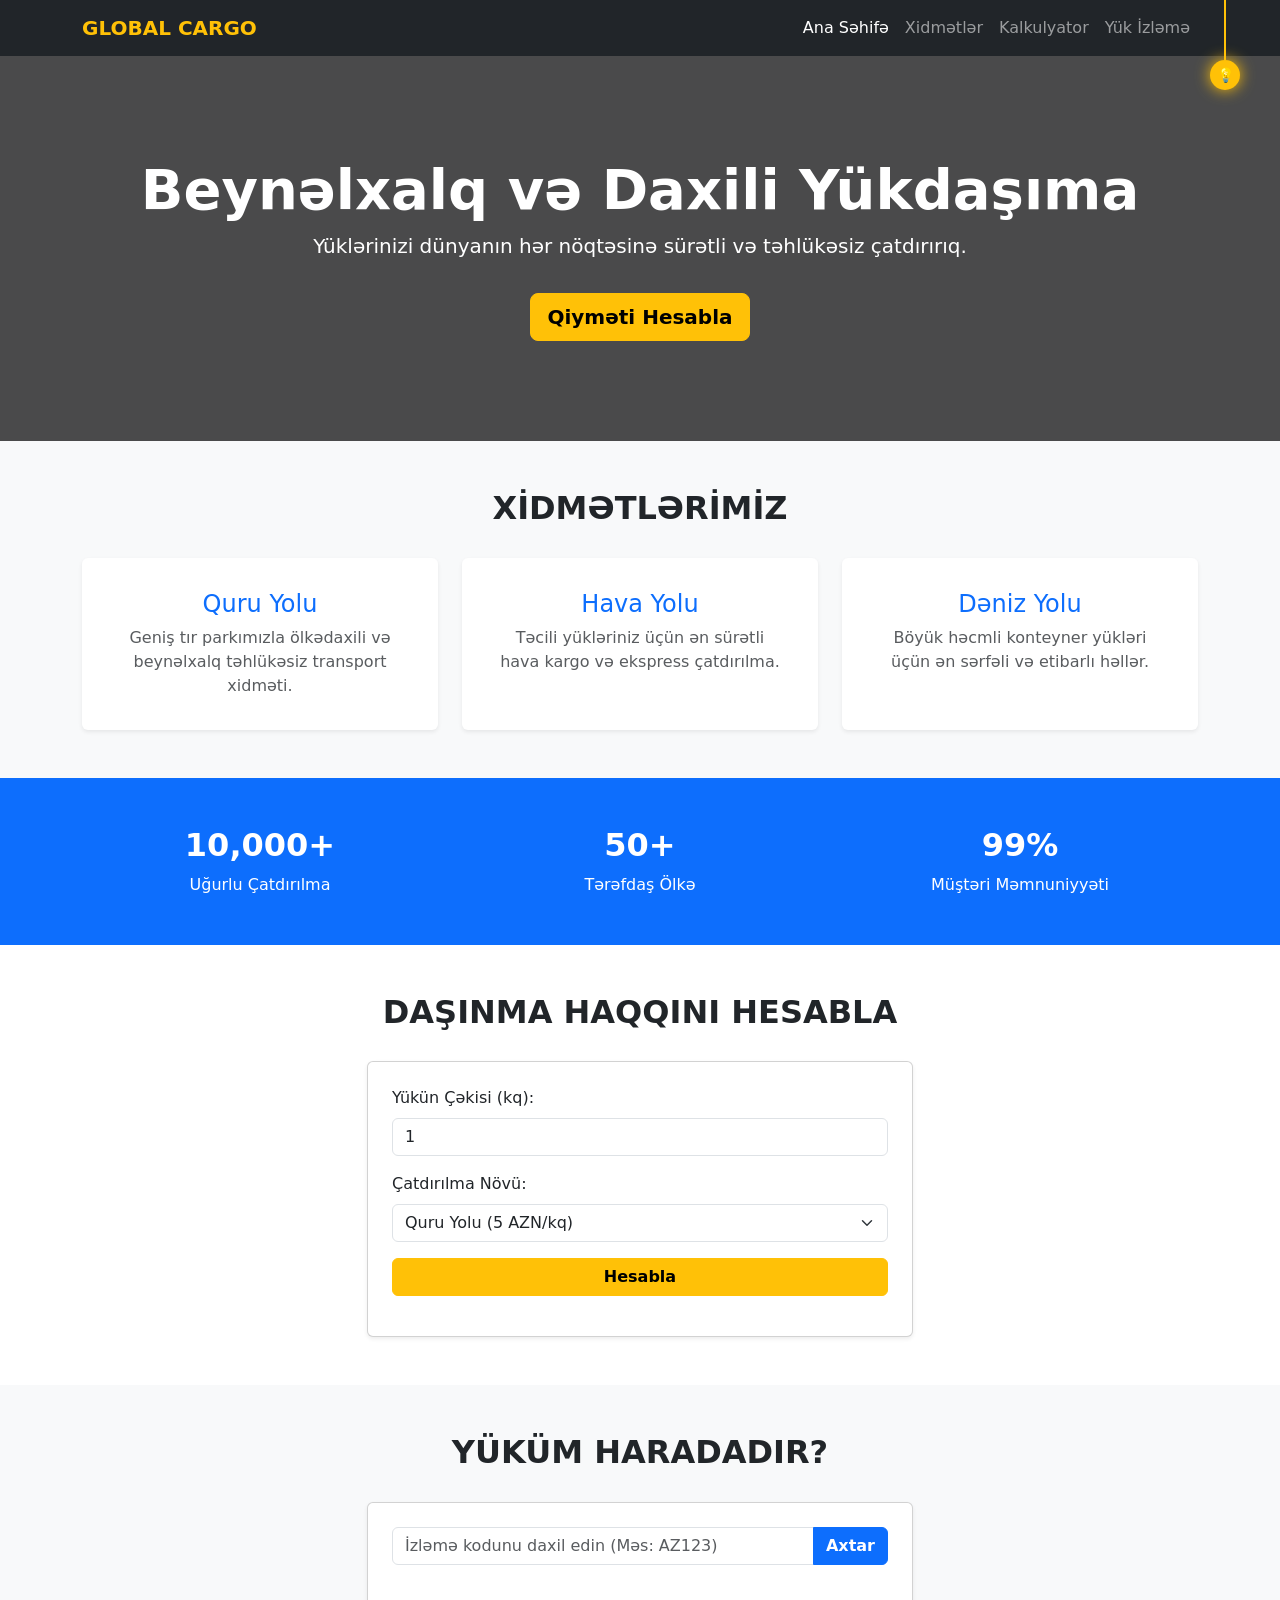
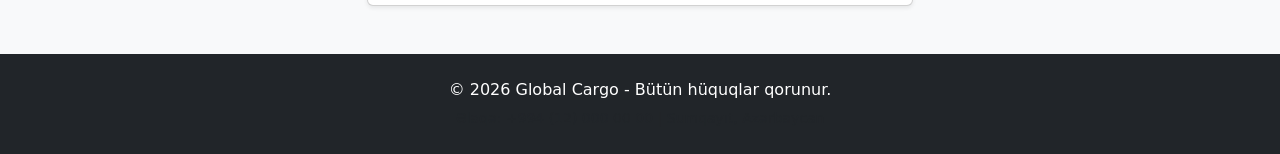
<file: index.html>
<!DOCTYPE html>
<html lang="az">
<head>
    <meta charset="UTF-8">
    <meta name="viewport" content="width=device-width, initial-scale=1.0">
    <title>Global Cargo - Logistika və Yükdaşıma</title>
    <!-- Bootstrap 5 CSS -->
    <link href="https://cdn.jsdelivr.net/npm/bootstrap@5.3.0/dist/css/bootstrap.min.css" rel="stylesheet">
    <!-- Xarici CSS Faylı -->
    <link rel="stylesheet" href="style.css">
</head>
<body class="bg-light">

    <!-- Tünd Rejim üçün Dartılan Lampa İpı -->
    <div class="lamp-container" onclick="toggleDarkMode()" title="Tünd rejimi aktiv etmək üçün ipi dartın!">
        <div class="lamp-string"></div>
        <div class="lamp-bulb" id="lampIcon">💡</div>
    </div>

    <!-- Naviqasiya Menyusu -->
    <nav class="navbar navbar-expand-lg navbar-dark bg-dark sticky-top">
        <div class="container">
            <a class="navbar-brand fw-bold text-warning" href="#home">GLOBAL CARGO</a>
            <button class="navbar-toggler" type="button" data-bs-toggle="collapse" data-bs-target="#navbarNav">
                <span class="navbar-toggler-icon"></span>
            </button>
            <div class="collapse navbar-collapse" id="navbarNav">
                <ul class="navbar-nav ms-auto">
                    <li class="nav-item"><a class="nav-link active" href="#home">Ana Səhifə</a></li>
                    <li class="nav-item"><a class="nav-link" href="#services">Xidmətlər</a></li>
                    <li class="nav-item"><a class="nav-link" href="#calculator">Kalkulyator</a></li>
                    <li class="nav-item"><a class="nav-link" href="#tracking">Yük İzləmə</a></li>
                </ul>
            </div>
        </div>
    </nav>

    <!-- Ana Səhifə (Hero) -->
    <section id="home" class="hero text-center">
        <div class="container">
            <h1 class="display-4 fw-bold">Beynəlxalq və Daxili Yükdaşıma</h1>
            <p class="lead">Yüklərinizi dünyanın hər nöqtəsinə sürətli və təhlükəsiz çatdırırıq.</p>
            <a href="#calculator" class="btn btn-warning btn-lg mt-3 fw-bold">Qiyməti Hesabla</a>
        </div>
    </section>

    <!-- Xidmətlər -->
    <section id="services" class="py-5">
        <div class="container">
            <h2 class="text-center section-title">Xidmətlərimiz</h2>
            <div class="row g-4">
                <div class="col-md-4">
                    <div class="card h-100 text-center p-3 shadow-sm border-0">
                        <div class="card-body">
                            <h4 class="card-title text-primary">Quru Yolu</h4>
                            <p class="card-text text-muted">Geniş tır parkımızla ölkədaxili və beynəlxalq təhlükəsiz transport xidməti.</p>
                        </div>
                    </div>
                </div>
                <div class="col-md-4">
                    <div class="card h-100 text-center p-3 shadow-sm border-0">
                        <div class="card-body">
                            <h4 class="card-title text-primary">Hava Yolu</h4>
                            <p class="card-text text-muted">Təcili yükləriniz üçün ən sürətli hava kargo və ekspress çatdırılma.</p>
                        </div>
                    </div>
                </div>
                <div class="col-md-4">
                    <div class="card h-100 text-center p-3 shadow-sm border-0">
                        <div class="card-body">
                            <h4 class="card-title text-primary">Dəniz Yolu</h4>
                            <p class="card-text text-muted">Böyük həcmli konteyner yükləri üçün ən sərfəli və etibarlı həllər.</p>
                        </div>
                    </div>
                </div>
            </div>
        </div>
    </section>

    <!-- Statistik Göstəricilər -->
    <section class="py-5 bg-primary text-white text-center">
        <div class="container">
            <div class="row g-4">
                <div class="col-md-4">
                    <h2 class="fw-bold">10,000+</h2>
                    <p class="mb-0">Uğurlu Çatdırılma</p>
                </div>
                <div class="col-md-4">
                    <h2 class="fw-bold">50+</h2>
                    <p class="mb-0">Tərəfdaş Ölkə</p>
                </div>
                <div class="col-md-4">
                    <h2 class="fw-bold">99%</h2>
                    <p class="mb-0">Müştəri Məmnuniyyəti</p>
                </div>
            </div>
        </div>
    </section>

    <!-- Kalkulyator -->
    <section id="calculator" class="py-5 bg-white">
        <div class="container">
            <h2 class="text-center section-title">Daşınma Haqqını Hesabla</h2>
            <div class="row justify-content-center">
                <div class="col-md-6">
                    <div class="card p-4 shadow-sm">
                        <div class="mb-3">
                            <label class="form-label">Yükün Çəkisi (kq):</label>
                            <input type="number" id="weight" class="form-control" placeholder="Məsələn: 10" value="1">
                        </div>
                        <div class="mb-3">
                            <label class="form-label">Çatdırılma Növü:</label>
                            <select id="type" class="form-select">
                                <option value="5">Quru Yolu (5 AZN/kq)</option>
                                <option value="12">Hava Yolu (12 AZN/kq)</option>
                                <option value="3">Dəniz Yolu (3 AZN/kq)</option>
                            </select>
                        </div>
                        <button onclick="calculatePrice()" class="btn btn-warning w-100 fw-bold">Hesabla</button>
                        <div id="priceResult" class="mt-3 text-center fs-5 fw-bold text-success"></div>
                    </div>
                </div>
            </div>
        </div>
    </section>

    <!-- Yük İzləmə (Tracking) -->
    <section id="tracking" class="py-5 bg-light">
        <div class="container">
            <h2 class="text-center section-title">Yüküm Haradadır?</h2>
            <div class="row justify-content-center">
                <div class="col-md-6">
                    <div class="card p-4 shadow-sm">
                        <div class="input-group mb-3">
                            <input type="text" id="trackCode" class="form-control" placeholder="İzləmə kodunu daxil edin (Məs: AZ123)">
                            <button onclick="trackCargo()" class="btn btn-primary fw-bold">Axtar</button>
                        </div>
                        <div id="trackResult" class="text-center fw-bold"></div>
                    </div>
                </div>
            </div>
        </div>
    </section>

    <!-- Footer -->
    <footer class="bg-dark text-white text-center py-4">
        <div class="container">
            <p class="mb-1">© 2026 Global Cargo - Bütün hüquqlar qorunur.</p>
            <small class="text-muted">Əlaqə: +994 (12) 000 00 00 | Sumqayıt, Azərbaycan</small>
        </div>
    </footer>

    <!-- Bootstrap JS -->
    <script src="https://cdn.jsdelivr.net/npm/bootstrap@5.3.0/dist/js/bootstrap.bundle.min.js"></script>
    <!-- Xarici JS Faylı -->
    <script src="script.js"></script>
</body>
</html>
</file>
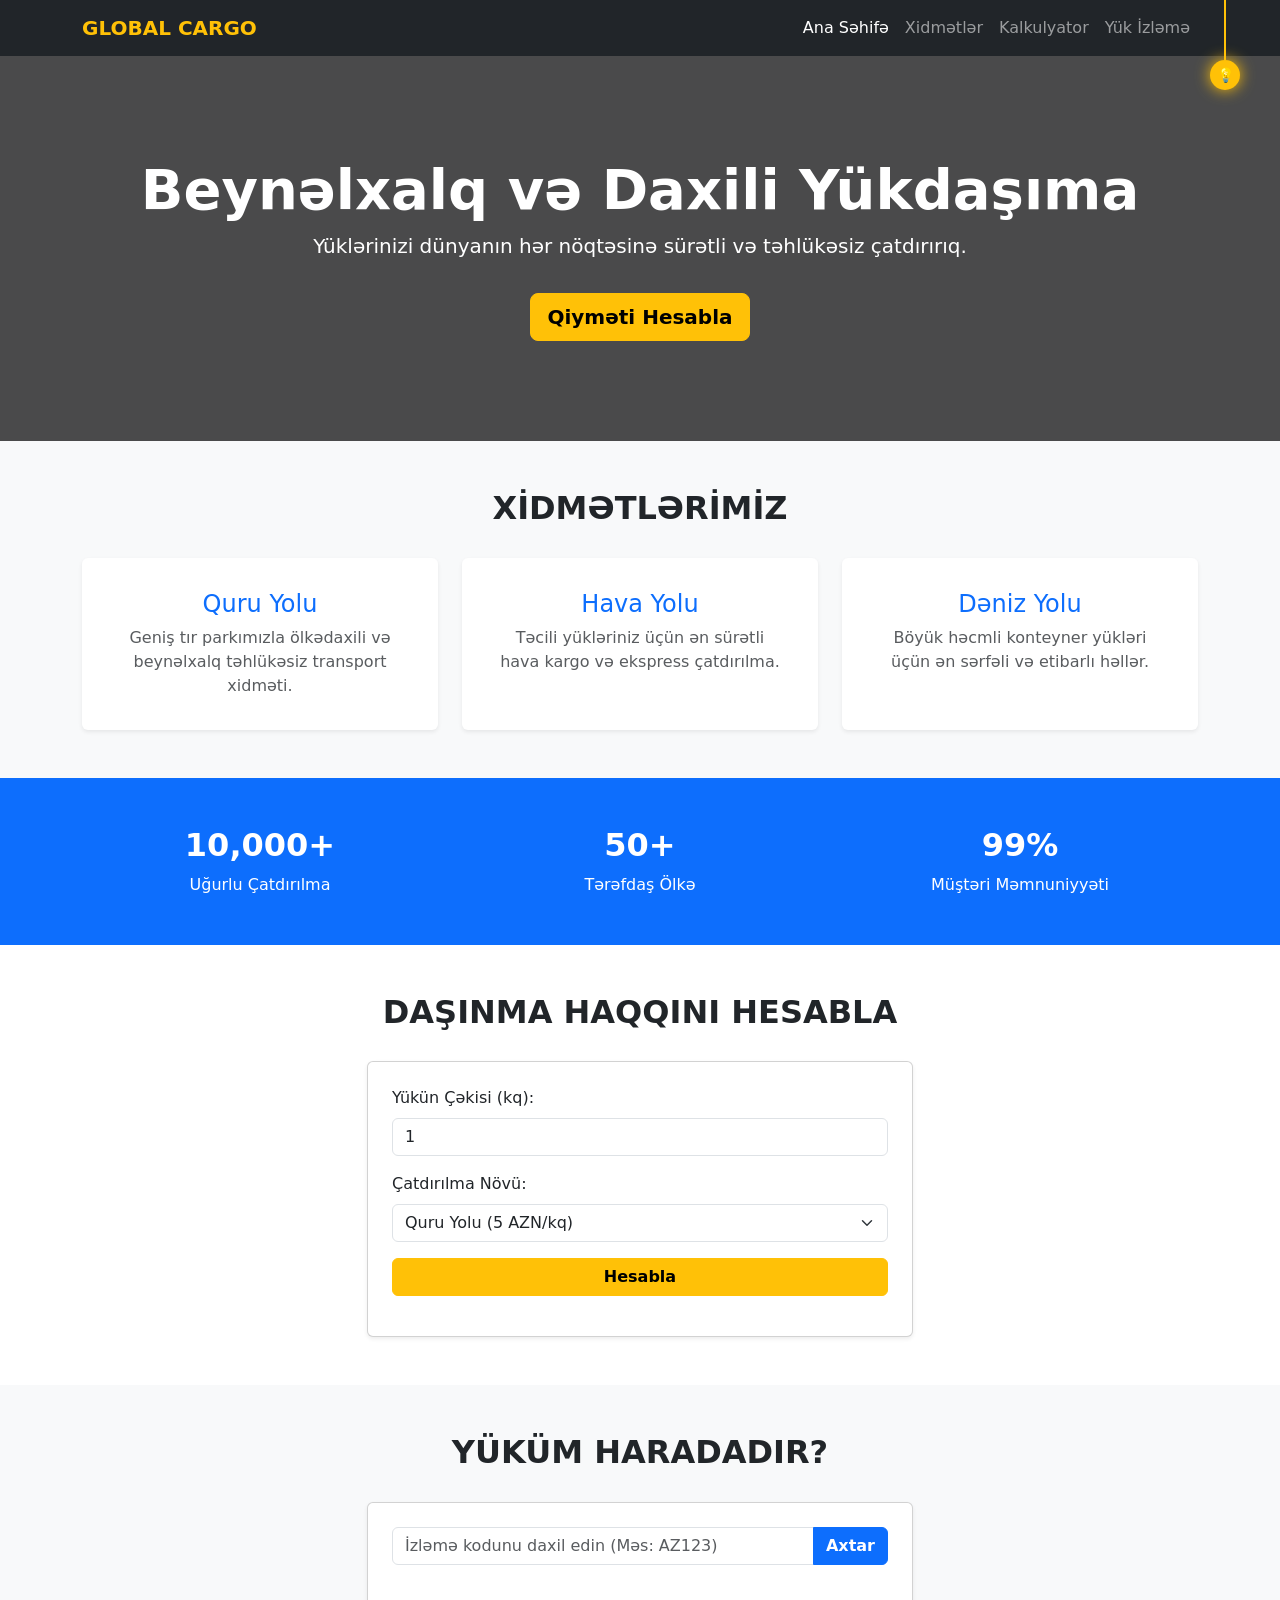
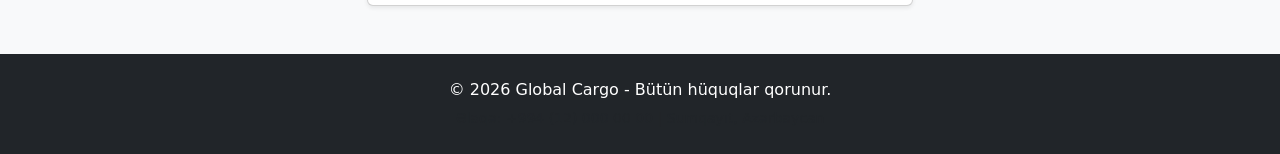
<file: Xindex.html>
<!DOCTYPE html>
<html lang="az">
<head>
    <meta charset="UTF-8">
    <meta name="viewport" content="width=device-width, initial-scale=1.0">
    <title>Global Cargo - Logistika və Yükdaşıma</title>
    <!-- Bootstrap 5 CSS -->
    <link href="https://cdn.jsdelivr.net/npm/bootstrap@5.3.0/dist/css/bootstrap.min.css" rel="stylesheet">
    <style>
        html {
            scroll-behavior: smooth;
        }
        .hero {
            background: linear-gradient(rgba(0,0,0,0.7), rgba(0,0,0,0.7)), url('https://images.unsplash.com/photo-1586528116311-ad8dd3c8310d?auto=format&fit=crop&w=1350&q=80');
            background-size: cover;
            background-position: center;
            color: white;
            padding: 100px 0;
        }
        .section-title {
            font-weight: bold;
            margin-bottom: 30px;
            text-transform: uppercase;
        }

        /* --- LAMPA VƏ TÜND REJİM (DARK MODE) DİZAYNI --- */
        body {
            transition: background-color 0.4s, color 0.4s;
        }
        
        /* Tünd Rejim Stilləri və Şrift Rəngləri */
        body.dark-mode {
            background-color: #121212 !important;
            color: #ffffff !important;
        }
        body.dark-mode .bg-light,
        body.dark-mode .bg-white {
            background-color: #1e1e1e !important;
            color: #ffffff !important;
        }
        body.dark-mode .card {
            background-color: #2a2a2a !important;
            color: #ffffff !important;
            border-color: #333 !important;
        }
        /* Tünd rejimdə tünd göy və ya boz qalan bütün mətnləri AĞ edirik */
        body.dark-mode .text-muted,
        body.dark-mode .card-title,
        body.dark-mode .card-text,
        body.dark-mode .section-title,
        body.dark-mode .form-label,
        body.dark-mode label {
            color: #ffffff !important;
        }
        body.dark-mode .form-control,
        body.dark-mode .form-select {
            background-color: #333 !important;
            color: #ffffff !important;
            border-color: #555 !important;
        }
        body.dark-mode .form-control::placeholder {
            color: #bbb !important;
        }

        /* Lampa İpı Ərazi Düyməsi */
        .lamp-container {
            position: fixed;
            top: 0;
            right: 40px;
            z-index: 9999;
            cursor: pointer;
            user-select: none;
        }
        .lamp-string {
            width: 2px;
            height: 60px;
            background-color: #ffc107;
            margin: 0 auto;
            transition: height 0.15s ease-in-out;
        }
        .lamp-bulb {
            width: 30px;
            height: 30px;
            background-color: #ffc107;
            border-radius: 50%;
            box-shadow: 0 0 15px #ffc107;
            display: flex;
            align-items: center;
            justify-content: center;
            font-size: 14px;
            transition: transform 0.15s ease-in-out, background-color 0.3s, box-shadow 0.3s;
        }
        /* İpi dartdıqda hərəkət animasiyası */
        .lamp-container:active .lamp-string {
            height: 80px;
        }
        .lamp-container:active .lamp-bulb {
            transform: translateY(20px);
        }
        /* Sönülü Lampa */
        body.dark-mode .lamp-bulb {
            background-color: #555;
            box-shadow: none;
        }
        body.dark-mode .lamp-string {
            background-color: #777;
        }
    </style>
</head>
<body class="bg-light">

    <!-- Tünd Rejim üçün Dartılan Lampa İpı -->
    <div class="lamp-container" onclick="toggleDarkMode()" title="Tünd rejimi aktiv etmək üçün ipi dartın!">
        <div class="lamp-string"></div>
        <div class="lamp-bulb" id="lampIcon">💡</div>
    </div>

    <!-- Naviqasiya Menyusu -->
    <nav class="navbar navbar-expand-lg navbar-dark bg-dark sticky-top">
        <div class="container">
            <a class="navbar-brand fw-bold text-warning" href="#home">GLOBAL CARGO</a>
            <button class="navbar-toggler" type="button" data-bs-toggle="collapse" data-bs-target="#navbarNav">
                <span class="navbar-toggler-icon"></span>
            </button>
            <div class="collapse navbar-collapse" id="navbarNav">
                <ul class="navbar-nav ms-auto">
                    <li class="nav-item"><a class="nav-link active" href="#home">Ana Səhifə</a></li>
                    <li class="nav-item"><a class="nav-link" href="#services">Xidmətlər</a></li>
                    <li class="nav-item"><a class="nav-link" href="#calculator">Kalkulyator</a></li>
                    <li class="nav-item"><a class="nav-link" href="#tracking">Yük İzləmə</a></li>
                </ul>
            </div>
        </div>
    </nav>

    <!-- Ana Səhifə (Hero) -->
    <section id="home" class="hero text-center">
        <div class="container">
            <h1 class="display-4 fw-bold">Beynəlxalq və Daxili Yükdaşıma</h1>
            <p class="lead">Yüklərinizi dünyanın hər nöqtəsinə sürətli və təhlükəsiz çatdırırıq.</p>
            <a href="#calculator" class="btn btn-warning btn-lg mt-3 fw-bold">Qiyməti Hesabla</a>
        </div>
    </section>

    <!-- Xidmətlər -->
    <section id="services" class="py-5">
        <div class="container">
            <h2 class="text-center section-title">Xidmətlərimiz</h2>
            <div class="row g-4">
                <div class="col-md-4">
                    <div class="card h-100 text-center p-3 shadow-sm border-0">
                        <div class="card-body">
                            <h4 class="card-title text-primary">Quru Yolu</h4>
                            <p class="card-text text-muted">Geniş tır parkımızla ölkədaxili və beynəlxalq təhlükəsiz transport xidməti.</p>
                        </div>
                    </div>
                </div>
                <div class="col-md-4">
                    <div class="card h-100 text-center p-3 shadow-sm border-0">
                        <div class="card-body">
                            <h4 class="card-title text-primary">Hava Yolu</h4>
                            <p class="card-text text-muted">Təcili yükləriniz üçün ən sürətli hava kargo və ekspress çatdırılma.</p>
                        </div>
                    </div>
                </div>
                <div class="col-md-4">
                    <div class="card h-100 text-center p-3 shadow-sm border-0">
                        <div class="card-body">
                            <h4 class="card-title text-primary">Dəniz Yolu</h4>
                            <p class="card-text text-muted">Böyük həcmli konteyner yükləri üçün ən sərfəli və etibarlı həllər.</p>
                        </div>
                    </div>
                </div>
            </div>
        </div>
    </section>

    <!-- Statistik Göstəricilər -->
    <section class="py-5 bg-primary text-white text-center">
        <div class="container">
            <div class="row g-4">
                <div class="col-md-4">
                    <h2 class="fw-bold">10,000+</h2>
                    <p class="mb-0">Uğurlu Çatdırılma</p>
                </div>
                <div class="col-md-4">
                    <h2 class="fw-bold">50+</h2>
                    <p class="mb-0">Tərəfdaş Ölkə</p>
                </div>
                <div class="col-md-4">
                    <h2 class="fw-bold">99%</h2>
                    <p class="mb-0">Müştəri Məmnuniyyəti</p>
                </div>
            </div>
        </div>
    </section>

    <!-- Kalkulyator -->
    <section id="calculator" class="py-5 bg-white">
        <div class="container">
            <h2 class="text-center section-title">Daşınma Haqqını Hesabla</h2>
            <div class="row justify-content-center">
                <div class="col-md-6">
                    <div class="card p-4 shadow-sm">
                        <div class="mb-3">
                            <label class="form-label">Yükün Çəkisi (kq):</label>
                            <input type="number" id="weight" class="form-control" placeholder="Məsələn: 10" value="1">
                        </div>
                        <div class="mb-3">
                            <label class="form-label">Çatdırılma Növü:</label>
                            <select id="type" class="form-select">
                                <option value="5">Quru Yolu (5 AZN/kq)</option>
                                <option value="12">Hava Yolu (12 AZN/kq)</option>
                                <option value="3">Dəniz Yolu (3 AZN/kq)</option>
                            </select>
                        </div>
                        <button onclick="calculatePrice()" class="btn btn-warning w-100 fw-bold">Hesabla</button>
                        <div id="priceResult" class="mt-3 text-center fs-5 fw-bold text-success"></div>
                    </div>
                </div>
            </div>
        </div>
    </section>

    <!-- Yük İzləmə (Tracking) -->
    <section id="tracking" class="py-5 bg-light">
        <div class="container">
            <h2 class="text-center section-title">Yüküm Haradadır?</h2>
            <div class="row justify-content-center">
                <div class="col-md-6">
                    <div class="card p-4 shadow-sm">
                        <div class="input-group mb-3">
                            <input type="text" id="trackCode" class="form-control" placeholder="İzləmə kodunu daxil edin (Məs: AZ123)">
                            <button onclick="trackCargo()" class="btn btn-primary fw-bold">Axtar</button>
                        </div>
                        <div id="trackResult" class="text-center fw-bold"></div>
                    </div>
                </div>
            </div>
        </div>
    </section>

    <!-- Footer -->
    <footer class="bg-dark text-white text-center py-4">
        <div class="container">
            <p class="mb-1">© 2026 Global Cargo - Bütün hüquqlar qorunur.</p>
            <small class="text-muted">Əlaqə: +994 (12) 000 00 00 | Sumqayıt, Azərbaycan</small>
        </div>
    </footer>

    <!-- JavaScript Məntiqi -->
    <script>
        function toggleDarkMode() {
            document.body.classList.toggle('dark-mode');
            let lamp = document.getElementById('lampIcon');
            if(document.body.classList.contains('dark-mode')) {
                lamp.innerText = "🌙";
            } else {
                lamp.innerText = "💡";
            }
        }

        function calculatePrice() {
            let weight = document.getElementById('weight').value;
            let pricePerKg = document.getElementById('type').value;
            
            if(weight <= 0 || weight == "") {
                document.getElementById('priceResult').innerText = "Lütfən düzgün çəki daxil edin!";
                document.getElementById('priceResult').className = "mt-3 text-center fs-6 text-danger";
                return;
            }
            
            let total = weight * pricePerKg;
            document.getElementById('priceResult').innerText = "Təxmini Qiymət: " + total + " AZN";
            document.getElementById('priceResult').className = "mt-3 text-center fs-5 fw-bold text-success";
        }

        function trackCargo() {
            let code = document.getElementById('trackCode').value.trim();
            let resultDiv = document.getElementById('trackResult');

            if(code === "") {
                resultDiv.innerText = "Lütfən izləmə kodunu yazın.";
                resultDiv.className = "text-center fw-bold text-danger";
            } else if(code.toUpperCase() === "AZ123") {
                resultDiv.innerText = "Status: Yük yoldadır (Bakı çeşidləmə mərkəzi).";
                resultDiv.className = "text-center fw-bold text-success";
            } else {
                resultDiv.innerText = "Status: Yük gömrükdən keçdi, çatdırılmaya hazırlanır.";
                resultDiv.className = "text-center fw-bold text-primary";
            }
        }
    </script>

    <!-- Bootstrap JS -->
    <script src="https://cdn.jsdelivr.net/npm/bootstrap@5.3.0/dist/js/bootstrap.bundle.min.js"></script>
</body>
</html>
</file>
<file: style.css>
html {
    scroll-behavior: smooth;
}

.hero {
    background: linear-gradient(rgba(0,0,0,0.7), rgba(0,0,0,0.7)), url('https://images.unsplash.com/photo-1586528116311-ad8dd3c8310d?auto=format&fit=crop&w=1350&q=80');
    background-size: cover;
    background-position: center;
    color: white;
    padding: 100px 0;
}

.section-title {
    font-weight: bold;
    margin-bottom: 30px;
    text-transform: uppercase;
}

/* --- LAMPA VƏ TÜND REJİM (DARK MODE) DİZAYNI --- */
body {
    transition: background-color 0.4s, color 0.4s;
}

/* Tünd Rejim Stilləri və Şrift Rəngləri */
body.dark-mode {
    background-color: #121212 !important;
    color: #ffffff !important;
}

body.dark-mode .bg-light,
body.dark-mode .bg-white {
    background-color: #1e1e1e !important;
    color: #ffffff !important;
}

body.dark-mode .card {
    background-color: #2a2a2a !important;
    color: #ffffff !important;
    border-color: #333 !important;
}

/* Tünd rejimdə tünd göy və ya boz qalan bütün mətnləri AĞ edirik */
body.dark-mode .text-muted,
body.dark-mode .card-title,
body.dark-mode .card-text,
body.dark-mode .section-title,
body.dark-mode .form-label,
body.dark-mode label {
    color: #ffffff !important;
}

body.dark-mode .form-control,
body.dark-mode .form-select {
    background-color: #333 !important;
    color: #ffffff !important;
    border-color: #555 !important;
}

body.dark-mode .form-control::placeholder {
    color: #bbb !important;
}

/* Lampa İpı Ərazi Düyməsi */
.lamp-container {
    position: fixed;
    top: 0;
    right: 40px;
    z-index: 9999;
    cursor: pointer;
    user-select: none;
}

.lamp-string {
    width: 2px;
    height: 60px;
    background-color: #ffc107;
    margin: 0 auto;
    transition: height 0.15s ease-in-out;
}

.lamp-bulb {
    width: 30px;
    height: 30px;
    background-color: #ffc107;
    border-radius: 50%;
    box-shadow: 0 0 15px #ffc107;
    display: flex;
    align-items: center;
    justify-content: center;
    font-size: 14px;
    transition: transform 0.15s ease-in-out, background-color 0.3s, box-shadow 0.3s;
}

/* İpi dartdıqda hərəkət animasiyası */
.lamp-container:active .lamp-string {
    height: 80px;
}

.lamp-container:active .lamp-bulb {
    transform: translateY(20px);
}

/* Sönülü Lampa */
body.dark-mode .lamp-bulb {
    background-color: #555;
    box-shadow: none;
}

body.dark-mode .lamp-string {
    background-color: #777;
}
</file>
